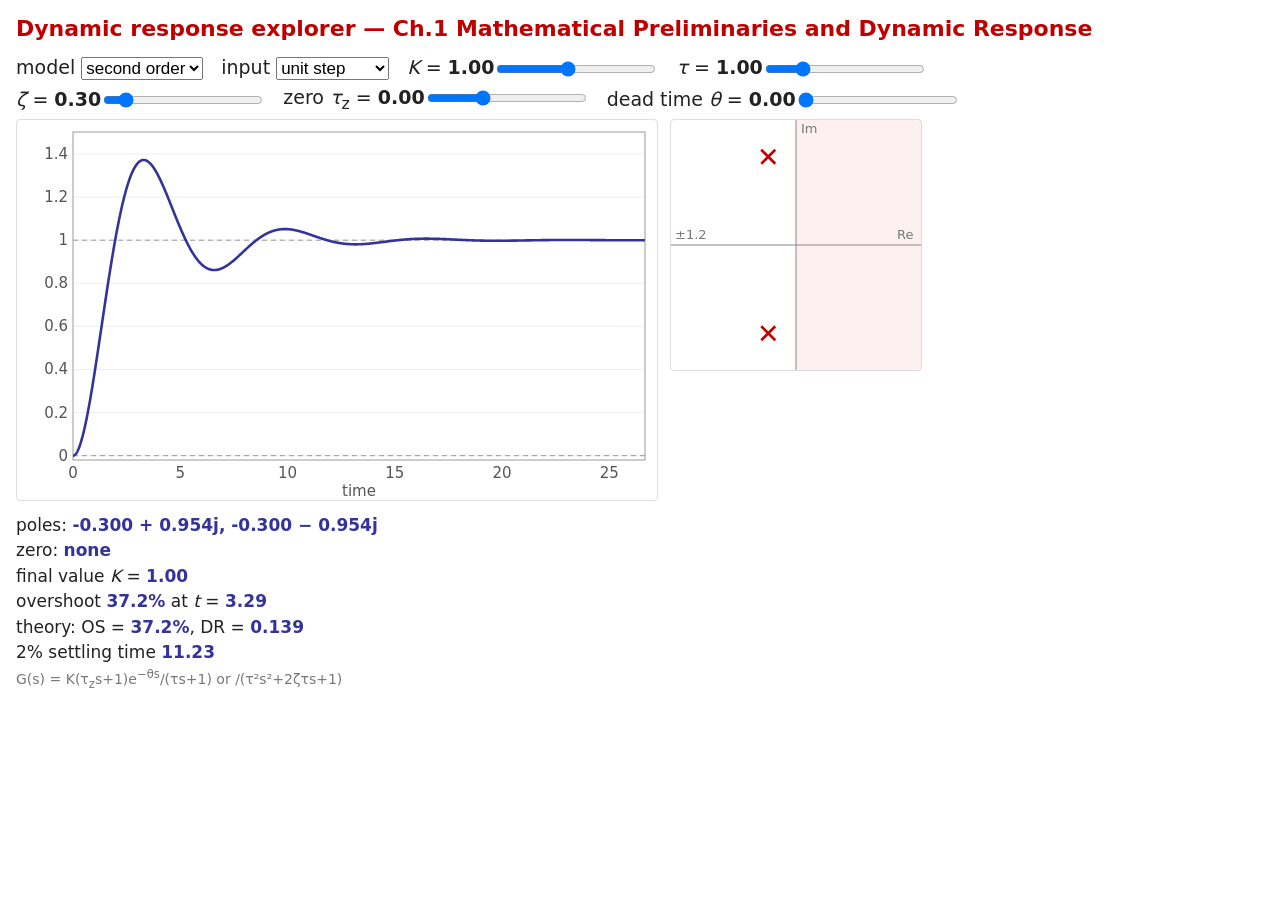
<file: ch1/interactive/response_explorer.html>
<!doctype html><html lang="en"><head><meta charset="utf-8"><meta name="viewport" content="width=device-width,initial-scale=1">
<title>Dynamic response explorer — Ch.1</title><style>body{background:#fff;margin:16px}h1{font:600 22px system-ui;color:#C00000}</style></head>
<body><h1>Dynamic response explorer — Ch.1 Mathematical Preliminaries and Dynamic Response</h1>
<div id="prw" class="prw">
  <div class="prw-ctrl">
    <label>model <select id="prw-m"><option value="1">first order</option><option value="2" selected>second order</option></select></label>
    <label>input <select id="prw-u"><option value="step" selected>unit step</option><option value="imp">unit impulse</option></select></label>
    <label><i>K</i> = <b id="prw-kv"></b><input id="prw-k" type="range" min="0.2" max="2" step="0.05" value="1"></label>
    <label><i>τ</i> = <b id="prw-tv"></b><input id="prw-t" type="range" min="0.2" max="4" step="0.05" value="1"></label>
  </div>
  <div class="prw-ctrl">
    <label><i>ζ</i> = <b id="prw-zv"></b><input id="prw-z" type="range" min="0" max="3" step="0.01" value="0.3"></label>
    <label>zero <i>τ</i><sub>z</sub> = <b id="prw-zzv"></b><input id="prw-zz" type="range" min="-3" max="6" step="0.05" value="0"></label>
    <label>dead time <i>θ</i> = <b id="prw-dv"></b><input id="prw-d" type="range" min="0" max="5" step="0.05" value="0"></label>
  </div>
  <div class="prw-body">
    <canvas id="prw-cv" width="640" height="380"></canvas>
    <canvas id="prw-pz" width="250" height="250"></canvas>
    <div id="prw-info" class="prw-info"></div>
  </div>
</div>
<style>
.prw{font-family:system-ui,-apple-system,"Segoe UI",sans-serif;font-size:19px;color:#222}
.prw-ctrl{display:flex;flex-wrap:wrap;gap:18px;align-items:center;margin-bottom:6px}
.prw-ctrl input[type=range]{width:160px;vertical-align:middle}
.prw select{font-size:17px}
.prw-body{display:flex;gap:12px;align-items:flex-start;flex-wrap:wrap}
.prw canvas{border:1px solid #ddd;border-radius:4px;max-width:100%;height:auto;background:#fff}
.prw-info{font-size:17px;line-height:1.5;min-width:220px}
.prw-info b{color:#333399}
.prw-info .bad{color:#C00000;font-weight:700}
</style>
<script>
(function(){
const $=id=>document.getElementById(id);
const cv=$('prw-cv'),g=cv.getContext('2d'),pz=$('prw-pz'),h=pz.getContext('2d');
function sim(m,K,tau,z,tz,imp,T){
  // z-state: m=1: tau z' + z = u ; m=2: tau^2 z'' + 2 zeta tau z' + z = u ; y = K (z + tz z')
  const n=4000,dt=T/n,y=new Float64Array(n+1);
  let x1=0,x2=0;
  if(imp){ if(m===1){x1=1/tau;} else {x2=1/(tau*tau);} }   // impulse = initial condition
  const u=imp?0:1;
  const f=(a,b)=>m===1?[(u-a)/tau,0]:[b,(u-a-2*z*tau*b)/(tau*tau)];
  for(let k=0;k<=n;k++){
    const d=f(x1,x2); y[k]=K*(x1+tz*(m===1?d[0]:x2));
    const k1=f(x1,x2),k2=f(x1+dt/2*k1[0],x2+dt/2*k1[1]),k3=f(x1+dt/2*k2[0],x2+dt/2*k2[1]),k4=f(x1+dt*k3[0],x2+dt*k3[1]);
    x1+=dt/6*(k1[0]+2*k2[0]+2*k3[0]+k4[0]); x2+=dt/6*(k1[1]+2*k2[1]+2*k3[1]+k4[1]);
  }
  return{y,dt};
}
function draw(){
  const m=+$('prw-m').value,imp=$('prw-u').value==='imp',K=+$('prw-k').value,tau=+$('prw-t').value,
        z=+$('prw-z').value,tz=+$('prw-zz').value,th=+$('prw-d').value;
  $('prw-kv').textContent=K.toFixed(2);$('prw-tv').textContent=tau.toFixed(2);$('prw-zv').textContent=m===2?z.toFixed(2):'—';
  $('prw-zzv').textContent=tz.toFixed(2);$('prw-dv').textContent=th.toFixed(2);$('prw-z').disabled=m!==2;
  const slow=m===1?tau:(z>=1?tau*(z+Math.sqrt(z*z-1)):(z>0?tau/z:40*tau));
  const T=Math.min(Math.max(8*slow,6*tau)+th,60);
  const {y,dt}=sim(m,K,tau,z,tz,imp,T);
  const n=y.length; let lo=0,hi=0; for(let k=0;k<n;k++){lo=Math.min(lo,y[k]);hi=Math.max(hi,y[k]);}
  if(!imp)hi=Math.max(hi,K); hi=hi*1.08+0.02; lo=Math.min(lo*1.08,0)-0.02;
  const W=cv.width,H=cv.height,x0=56,x1=W-12,y0=12,y1=H-40;
  g.clearRect(0,0,W,H);
  const X=t=>x0+t/T*(x1-x0),Y=v=>y1-(v-lo)/(hi-lo)*(y1-y0);
  g.font='15px system-ui';g.fillStyle='#555';g.strokeStyle='#999';g.strokeRect(x0,y0,x1-x0,y1-y0);
  const st=[0.1,0.2,0.25,0.5,1,2,5].find(v=>(hi-lo)/v<=8);g.textAlign='right';
  for(let v=Math.ceil(lo/st)*st;v<=hi;v+=st){g.strokeStyle='#eee';g.beginPath();g.moveTo(x0+1,Y(v));g.lineTo(x1-1,Y(v));g.stroke();g.fillText(+v.toFixed(2),x0-5,Y(v)+5);}
  const ts=[1,2,5,10].find(v=>T/v<=8);g.textAlign='center';for(let t=0;t<=T+1e-9;t+=ts)g.fillText(t,X(t),y1+18);
  g.fillText('time',(x0+x1)/2,H-4);
  g.setLineDash([5,4]);g.strokeStyle='#999';g.beginPath();g.moveTo(x0,Y(0));g.lineTo(x1,Y(0));g.stroke();
  if(!imp){g.beginPath();g.moveTo(x0,Y(K));g.lineTo(x1,Y(K));g.stroke();}
  g.setLineDash([]);
  g.save();g.beginPath();g.rect(x0,y0,x1-x0,y1-y0);g.clip();g.strokeStyle='#333399';g.lineWidth=2.6;g.beginPath();
  g.moveTo(X(0),Y(0));g.lineTo(X(th),Y(0));
  for(let k=0;k<n;k+=2){const t=k*dt+th;if(t>T)break;g.lineTo(X(t),Y(y[k]));}g.stroke();g.restore();
  // poles and zeros
  let poles=[];if(m===1)poles=[[-1/tau,0]];else if(z>=1){const r=Math.sqrt(z*z-1);poles=[[(-z+r)/tau,0],[(-z-r)/tau,0]];}
  else{const r=Math.sqrt(1-z*z)/tau;poles=[[-z/tau,r],[-z/tau,-r]];}
  const zero=tz!==0?-1/tz:null;
  const S=pz.width,c=S/2;let R=1.2;poles.forEach(p=>R=Math.max(R,Math.abs(p[0])*1.15,Math.abs(p[1])*1.15));
  if(zero!==null&&Math.abs(zero)<8)R=Math.max(R,Math.abs(zero)*1.15);
  const P=v=>c+v/R*(c-14);
  h.clearRect(0,0,S,S);h.fillStyle='rgba(192,0,0,0.06)';h.fillRect(c,0,S-c,S);
  h.strokeStyle='#888';h.lineWidth=1;h.beginPath();h.moveTo(0,c);h.lineTo(S,c);h.moveTo(c,0);h.lineTo(c,S);h.stroke();
  h.font='13px system-ui';h.fillStyle='#777';h.textAlign='left';h.fillText('Re',S-24,c-6);h.fillText('Im',c+5,13);
  h.fillText('±'+(+R.toFixed(2)),4,c-6);
  h.strokeStyle='#C00000';h.lineWidth=2.6;poles.forEach(p=>{const u=P(p[0]),v=S-P(p[1]);h.beginPath();h.moveTo(u-7,v-7);h.lineTo(u+7,v+7);h.moveTo(u+7,v-7);h.lineTo(u-7,v+7);h.stroke();});
  if(zero!==null&&Math.abs(zero)<R){h.strokeStyle='#2E7D32';h.beginPath();h.arc(P(zero),c,7,0,2*Math.PI);h.stroke();}
  // readouts
  const f=v=>(Math.abs(v)<1e-9?'0':v.toFixed(3));
  let s=`poles: <b>${poles.map(p=>p[1]?f(p[0])+(p[1]>0?' + ':' − ')+f(Math.abs(p[1]))+'j':f(p[0])).join(', ')}</b><br>`;
  s+=`zero: <b>${zero===null?'none':f(zero)}</b>`+(zero!==null&&zero>0?' <span class="bad">(RHP)</span>':'')+'<br>';
  if(!imp){
    let pk=-1e9,tp=0;for(let k=0;k<n;k++)if(y[k]>pk){pk=y[k];tp=k*dt;}
    let tsl=0;for(let k=n-1;k>=0;k--)if(Math.abs(y[k]-K)>0.02*K){tsl=(k+1)*dt;break;}
    let mn=0;for(let k=0;k<n;k++)mn=Math.min(mn,y[k]);
    s+=`final value <i>K</i> = <b>${K.toFixed(2)}</b><br>`;
    if(pk>K*1.001)s+=`overshoot <b>${((pk-K)/K*100).toFixed(1)}%</b> at <i>t</i> = <b>${(tp+th).toFixed(2)}</b><br>`;
    if(mn<-1e-3)s+=`<span class="bad">inverse response</span>, min ${mn.toFixed(3)}<br>`;
    if(m===2&&z>0&&z<1&&tz===0)s+=`theory: OS = <b>${(100*Math.exp(-Math.PI*z/Math.sqrt(1-z*z))).toFixed(1)}%</b>, DR = <b>${Math.exp(-2*Math.PI*z/Math.sqrt(1-z*z)).toFixed(3)}</b><br>`;
    s+=(m===2&&z===0)?'<span class="bad">undamped: never settles</span><br>':`2% settling time <b>${(tsl+th).toFixed(2)}</b><br>`;
  }else s+=`impulse response decays to 0`+(m===2&&z===0?' <span class="bad">— not for ζ = 0</span>':'')+'<br>';
  $('prw-info').innerHTML=s+'<span style="color:#777;font-size:14px">G(s) = K(τ<sub>z</sub>s+1)e<sup>−θs</sup>/(τs+1) or /(τ²s²+2ζτs+1)</span>';
}
['prw-m','prw-u','prw-k','prw-t','prw-z','prw-zz','prw-d'].forEach(id=>$(id).addEventListener('input',draw));
draw();
})();
</script>
</body></html>
</file>
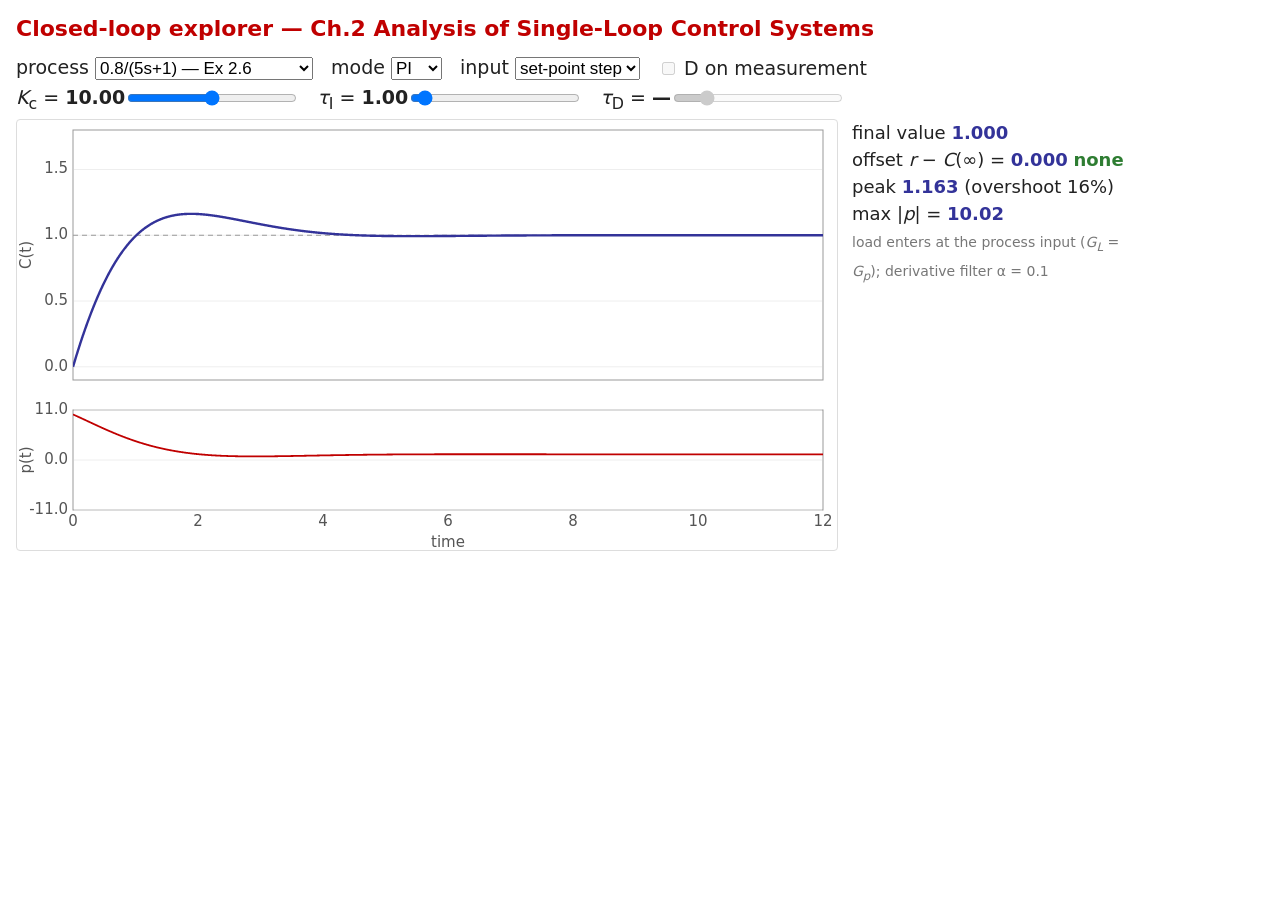
<file: ch2/interactive/loop_explorer.html>
<!doctype html><html lang="en"><head><meta charset="utf-8"><meta name="viewport" content="width=device-width,initial-scale=1">
<title>Closed-loop explorer — Ch.2</title><style>body{background:#fff;margin:16px}h1{font:600 22px system-ui;color:#C00000}</style></head>
<body><h1>Closed-loop explorer — Ch.2 Analysis of Single-Loop Control Systems</h1>
<div id="clw" class="clw">
  <div class="clw-ctrl">
    <label>process <select id="clw-p">
      <option value="0" selected>0.8/(5s+1)  — Ex 2.6</option>
      <option value="1">1/[(2s+1)(4s+1)]  — Ex 2.2</option>
      <option value="2">1/s  — Ex 2.5</option>
      <option value="3">1/(s+1)³</option></select></label>
    <label>mode <select id="clw-m"><option>P</option><option selected>PI</option><option>PD</option><option>PID</option></select></label>
    <label>input <select id="clw-i"><option value="sp" selected>set-point step</option><option value="ld">load step</option></select></label>
    <label><input type="checkbox" id="clw-dm"> D on measurement</label>
  </div>
  <div class="clw-ctrl">
    <label><i>K</i><sub>c</sub> = <b id="clw-kv"></b><input id="clw-k" type="range" min="0" max="20" step="0.05" value="10"></label>
    <label><i>τ</i><sub>I</sub> = <b id="clw-iv"></b><input id="clw-ti" type="range" min="0.1" max="20" step="0.05" value="1"></label>
    <label><i>τ</i><sub>D</sub> = <b id="clw-dv"></b><input id="clw-td" type="range" min="0" max="3" step="0.01" value="0.5"></label>
  </div>
  <div class="clw-body">
    <canvas id="clw-cv" width="820" height="430"></canvas>
    <div id="clw-info" class="clw-info"></div>
  </div>
</div>
<style>
.clw{font-family:system-ui,-apple-system,"Segoe UI",sans-serif;font-size:19px;color:#222}
.clw-ctrl{display:flex;flex-wrap:wrap;gap:18px;align-items:center;margin-bottom:6px}
.clw-ctrl input[type=range]{width:170px;vertical-align:middle}
.clw select{font-size:17px}
.clw-body{display:flex;gap:14px;align-items:flex-start;flex-wrap:wrap}
.clw canvas{border:1px solid #ddd;border-radius:4px;max-width:100%;height:auto;background:#fff}
.clw-info{font-size:18px;line-height:1.5;min-width:250px;max-width:300px}
.clw-info b{color:#333399}
.clw-info .bad{color:#C00000;font-weight:700}
.clw-info .ok{color:#2E7D32;font-weight:700}
</style>
<script>
(function(){
const $=id=>document.getElementById(id);
// plants: gain, first-order lags, integrator, horizon
const P=[{K:0.8,lags:[5],int:false,T:12},{K:1,lags:[2,4],int:false,T:40},{K:1,lags:[],int:true,T:20},{K:1,lags:[1,1,1],int:false,T:30}];
function sim(pl,Kc,tI,tD,useI,useD,load,dmeas){
  const n=6000,dt=pl.T/n,a=0.1,x=pl.lags.map(()=>0);let xi=0,I=0,df=0,prev=0;
  const y=new Float64Array(n+1),u=new Float64Array(n+1);
  for(let k=0;k<=n;k++){
    const yk=pl.int?(pl.lags.length?x[x.length-1]:xi):x[x.length-1];
    const r=load?0:1,e=r-yk;
    if(useI)I+=e*dt;
    let D=0;if(useD&&tD>0){const sig=dmeas?-yk:e;df+=dt*(tD*(sig-prev)/dt-df)/(a*tD);prev=sig;D=df;}
    let uk=Kc*(e+(useI?I/tI:0)+D);uk=Math.max(-1e6,Math.min(1e6,uk));
    y[k]=yk;u[k]=uk;
    let w=pl.K*(uk+(load?1:0));
    if(pl.int){xi+=dt*w;w=xi;}
    for(let j=0;j<pl.lags.length;j++){x[j]+=dt*(w-x[j])/pl.lags[j];w=x[j];}
  }
  return{y,u,dt};
}
const cv=$('clw-cv'),g=cv.getContext('2d');
function axes(x0,x1,y0,y1,lo,hi,T,lab,ticks){
  g.strokeStyle='#999';g.lineWidth=1;g.strokeRect(x0,y0,x1-x0,y1-y0);
  g.font='15px system-ui';g.fillStyle='#555';g.textAlign='right';
  const Y=v=>y1-(v-lo)/(hi-lo)*(y1-y0);
  ticks.forEach(v=>{g.strokeStyle='#eee';g.beginPath();g.moveTo(x0+1,Y(v));g.lineTo(x1-1,Y(v));g.stroke();g.fillText(v.toFixed(1),x0-5,Y(v)+4);});
  g.save();g.translate(14,(y0+y1)/2);g.rotate(-Math.PI/2);g.textAlign='center';g.fillText(lab,0,0);g.restore();
  return Y;
}
function curve(arr,dt,X,Y,lo,hi,col,w,dash){
  g.save();g.beginPath();g.rect(X(0),Y(hi),X(1e9)-X(0),Y(lo)-Y(hi));g.clip();
  g.strokeStyle=col;g.lineWidth=w;g.setLineDash(dash||[]);g.beginPath();
  for(let k=0;k<arr.length;k+=3){const v=Math.max(lo-10,Math.min(hi+10,arr[k]));k?g.lineTo(X(k*dt),Y(v)):g.moveTo(X(k*dt),Y(v));}
  g.stroke();g.restore();
}
function draw(){
  const pl=P[+$('clw-p').value],m=$('clw-m').value,ld=$('clw-i').value==='ld',dm=$('clw-dm').checked;
  const Kc=+$('clw-k').value,tI=+$('clw-ti').value,tD=+$('clw-td').value,useI=m.includes('I'),useD=m.includes('D');
  $('clw-kv').textContent=Kc.toFixed(2);$('clw-iv').textContent=useI?tI.toFixed(2):'—';$('clw-dv').textContent=useD?tD.toFixed(2):'—';
  $('clw-ti').disabled=!useI;$('clw-td').disabled=!useD;$('clw-dm').disabled=!useD;
  const {y,u,dt}=sim(pl,Kc,tI,tD,useI,useD,ld,dm);
  const W=cv.width,H=cv.height,x0=56,x1=W-14;g.clearRect(0,0,W,H);
  const X=t=>x0+Math.min(t,pl.T)/pl.T*(x1-x0);
  const lo=ld?-0.6:-0.1,hi=ld?(pl.int?2:1.2):1.8;
  const Y=axes(x0,x1,10,260,lo,hi,pl.T,'C(t)',ld?[-0.5,0,0.5,1,1.5,2].filter(v=>v<=hi):[0,0.5,1,1.5]);
  g.setLineDash([5,4]);g.strokeStyle='#999';g.beginPath();g.moveTo(x0,Y(ld?0:1));g.lineTo(x1,Y(ld?0:1));g.stroke();g.setLineDash([]);
  curve(y,dt,X,Y,lo,hi,'#333399',2.4);
  let umax=0;for(let k=0;k<u.length;k++)umax=Math.max(umax,Math.abs(u[k]));
  const ur=Math.min(Math.max(2,Math.ceil(umax)),30),Yu=axes(x0,x1,290,390,-ur,ur,pl.T,'p(t)',[-ur,0,ur]);
  curve(u,dt,X,Yu,-ur,ur,'#C00000',1.8);
  g.fillStyle='#555';g.textAlign='center';g.font='15px system-ui';
  const st=[1,2,5,10].find(v=>pl.T/v<=8);for(let t=0;t<=pl.T+1e-9;t+=st)g.fillText(t,X(t),406);
  g.fillText('time',(x0+x1)/2,H-3);
  // diagnostics
  const n=y.length,yf=y[n-1],ref=ld?0:1;let tail=0,M=0;for(let k=Math.floor(n*0.85);k<n;k++)tail=Math.max(tail,Math.abs(y[k]-yf));
  for(let k=0;k<n;k++)M=Math.max(M,Math.abs(y[k]));
  let pk=-1e9;for(let k=0;k<n;k++)pk=Math.max(pk,y[k]);
  let s='';
  if(!isFinite(M)||M>50||tail>0.05*Math.max(1,Math.abs(yf))&&M>3) s+='<span class="bad">unstable / not settled</span><br>';
  else{
    s+=`final value <b>${yf.toFixed(3)}</b><br>offset <i>r</i> − <i>C</i>(∞) = <b>${(ref-yf).toFixed(3)}</b> `+(Math.abs(ref-yf)<0.01?'<span class="ok">none</span>':'')+'<br>';
    if(!ld){s+=`peak <b>${pk.toFixed(3)}</b>`+(pk>1.001?` (overshoot ${((pk-yf)/yf*100).toFixed(0)}%)`:'')+'<br>';}
    else s+=`peak deviation <b>${pk.toFixed(3)}</b><br>`;
    if(tail>0.01)s+='<span class="bad">still oscillating at the end</span><br>';
  }
  s+=`max |<i>p</i>| = <b>${umax.toFixed(2)}</b><br><span style="color:#777;font-size:14px">load enters at the process input (<i>G<sub>L</sub></i> = <i>G<sub>p</sub></i>); derivative filter α = 0.1</span>`;
  $('clw-info').innerHTML=s;
}
['clw-p','clw-m','clw-i','clw-dm','clw-k','clw-ti','clw-td'].forEach(id=>$(id).addEventListener('input',draw));
draw();
})();
</script>
</body></html>
</file>
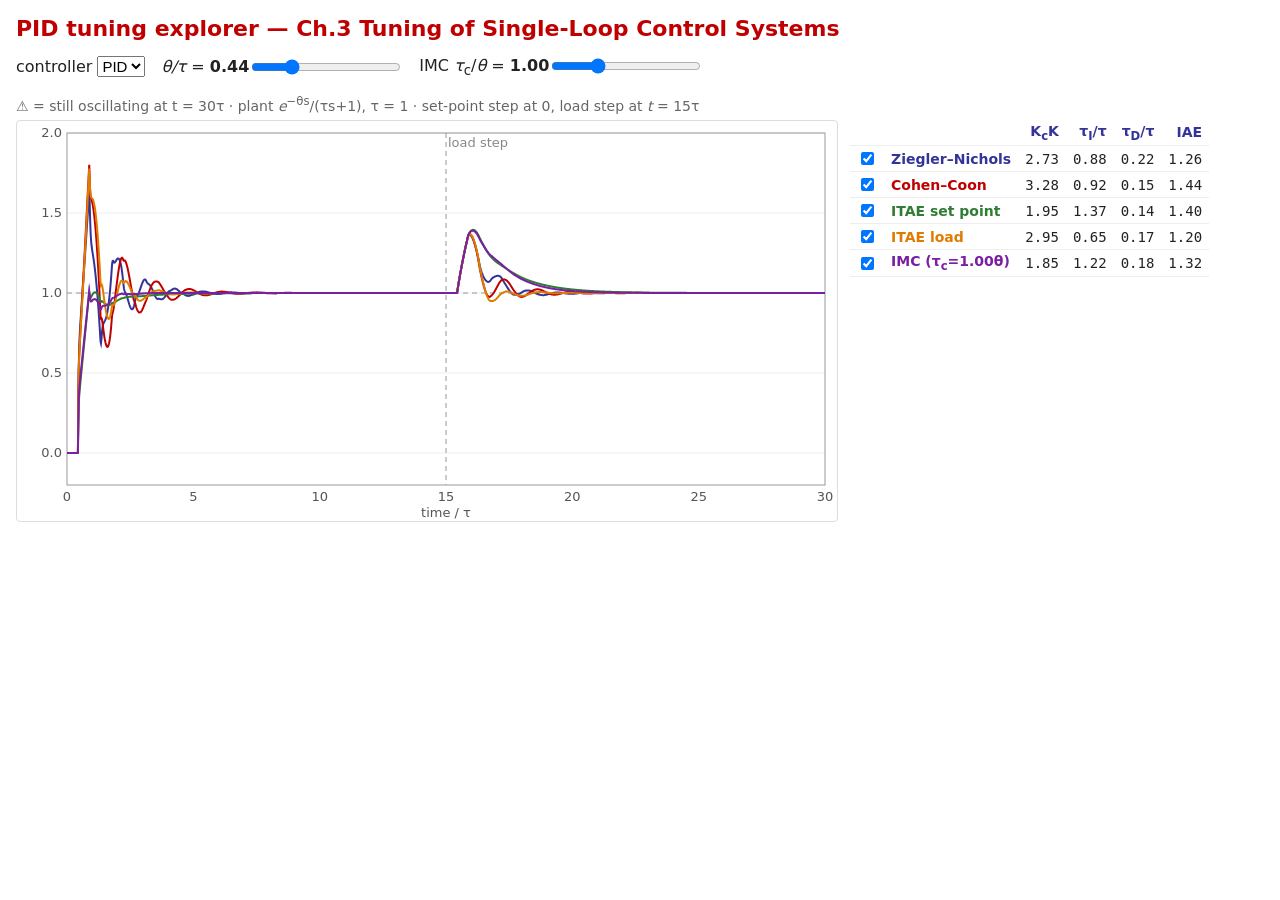
<file: ch3/interactive/tuning_explorer.html>
<!doctype html><html lang="en"><head><meta charset="utf-8"><meta name="viewport" content="width=device-width,initial-scale=1">
<title>PID tuning explorer — Ch.3</title><style>body{background:#fff;margin:16px}h1{font:600 22px system-ui;color:#C00000}</style></head>
<body><h1>PID tuning explorer — Ch.3 Tuning of Single-Loop Control Systems</h1>
<div id="tnw" class="tnw">
  <div class="tnw-ctrl">
    <label>controller <select id="tnw-c"><option>PI</option><option selected>PID</option></select></label>
    <label><i>θ/τ</i> = <b id="tnw-rv"></b><input id="tnw-r" type="range" min="0.1" max="1.5" step="0.01" value="0.44"></label>
    <label>IMC <i>τ</i><sub>c</sub>/<i>θ</i> = <b id="tnw-cv"></b><input id="tnw-tc" type="range" min="0.2" max="3" step="0.05" value="1"></label>
    <span class="tnw-note">⚠ = still oscillating at t = 30τ · plant <i>e</i><sup>−θs</sup>/(τs+1), τ = 1 · set-point step at 0, load step at <i>t</i> = 15τ</span>
  </div>
  <div class="tnw-body">
    <canvas id="tnw-cv-plot" width="820" height="400"></canvas>
    <table id="tnw-tab"></table>
  </div>
</div>
<style>
.tnw{font-family:system-ui,-apple-system,"Segoe UI",sans-serif;font-size:16px;color:#222}
.tnw-ctrl{display:flex;flex-wrap:wrap;gap:16px;align-items:center;margin-bottom:6px}
.tnw-ctrl input{width:150px;vertical-align:middle}
.tnw select{font-size:15px}
.tnw-note{color:#666;font-size:14px}
.tnw-body{display:flex;gap:12px;align-items:flex-start;flex-wrap:wrap}
.tnw canvas{border:1px solid #ddd;border-radius:4px;max-width:100%;height:auto;background:#fff}
.tnw table{border-collapse:collapse;font-size:14px;font-family:ui-monospace,Menlo,monospace}
.tnw td,.tnw th{padding:3px 7px;text-align:right;border-bottom:1px solid #eee}
.tnw th{color:#333399;font-family:system-ui,sans-serif}
.tnw td.n{text-align:left;font-family:system-ui,sans-serif;font-weight:600}
.tnw input[type=checkbox]{vertical-align:middle}
</style>
<script>
(function(){
const $=id=>document.getElementById(id);
const COL=['#333399','#C00000','#2E7D32','#E07B00','#7b1fa2'];
const ITAE={'sp,PI':[0.586,0.916,1.03,0.165,0,0],'sp,PID':[0.965,0.855,0.796,0.147,0.308,0.929],
            'ld,PI':[0.859,0.977,0.674,0.680,0,0],'ld,PID':[1.357,0.947,0.842,0.738,0.381,0.995]};
function itae(m,c,t,th){const[a1,b1,a2,b2,a3,b3]=ITAE[m+','+c],q=th/t;
  return[a1*Math.pow(1/q,b1),m==='ld'?t/a2*Math.pow(q,b2):t/(a2-b2*q),a3?a3*t*Math.pow(q,b3):0];}
const RULES=[
 ['Ziegler–Nichols',(c,t,th)=>c==='PI'?[0.9*t/th,3.3*th,0]:[1.2*t/th,2*th,0.5*th]],
 ['Cohen–Coon',(c,t,th)=>{const r=t/th,q=th/t;return c==='PI'?[0.9*r+1/12,th*(30+3*q)/(9+20*q),0]:[4/3*r+0.25,th*(32+6*q)/(13+8*q),th*4/(11+2*q)];}],
 ['ITAE set point',(c,t,th)=>itae('sp',c,t,th)],
 ['ITAE load',(c,t,th)=>itae('ld',c,t,th)],
 ['IMC',(c,t,th,tc)=>c==='PI'?[t/(tc+th),t,0]:[(2*t/th+1)/(2*tc/th+1),t+th/2,t/(2*t/th+1)]]];
const show=RULES.map(()=>true);
function sim(Kc,tI,tD,th){ // plant e^{-th s}/(s+1), ideal PID with filtered D (alpha=0.1), load step at process input
  const dt=0.004,T=30,n=Math.round(T/dt),nd=Math.max(0,Math.round(th/dt)),buf=new Array(nd).fill(0);
  let x=0,I=0,df=0,eprev=0;const y=new Float32Array(n+1),a=0.1;
  for(let k=0;k<=n;k++){const t=k*dt,e=1-x;I+=e*dt;
    let D=0;if(tD>0){const tf=a*tD;df+=dt*((tD*(e-eprev)/dt)-df)/tf; /* filtered derivative */ D=df;} eprev=e;
    let u=Kc*(e+I/tI+D);u=Math.max(-1e4,Math.min(1e4,u));
    const ul=u+(t>=15?1:0);buf.push(ul);const ud=nd?buf.shift():ul;
    x+=dt*(-x+ud);y[k]=x;}
  return y;
}
function status(y){let m=0,M=0;for(let k=0;k<y.length;k++)M=Math.max(M,Math.abs(y[k]));for(let k=y.length-1500;k<y.length;k++)m=Math.max(m,Math.abs(y[k]-1));
  return(!isFinite(M)||M>20)?'unstable':(m>0.05?'slow':'ok');}
const cv=$('tnw-cv-plot'),g=cv.getContext('2d');
function draw(){
  const c=$('tnw-c').value,th=+$('tnw-r').value,tcf=+$('tnw-tc').value,tc=tcf*th;
  $('tnw-rv').textContent=th.toFixed(2);$('tnw-cv').textContent=tcf.toFixed(2);
  const W=cv.width,H=cv.height,x0=50,x1=W-12,y0=12,y1=H-36,lo=-0.2,hi=2;
  g.clearRect(0,0,W,H);const X=t=>x0+t/30*(x1-x0),Y=v=>y1-(v-lo)/(hi-lo)*(y1-y0);
  g.font='13px system-ui';g.fillStyle='#555';g.textAlign='right';
  for(let v=0;v<=2.001;v+=0.5){g.strokeStyle='#eee';g.beginPath();g.moveTo(x0,Y(v));g.lineTo(x1,Y(v));g.stroke();g.fillText(v.toFixed(1),x0-5,Y(v)+4);}
  g.textAlign='center';for(let t=0;t<=30;t+=5)g.fillText(t,X(t),y1+16);g.fillText('time / τ',(x0+x1)/2,H-4);
  g.strokeStyle='#999';g.strokeRect(x0,y0,x1-x0,y1-y0);
  g.setLineDash([5,4]);g.strokeStyle='#999';g.beginPath();g.moveTo(x0,Y(1));g.lineTo(x1,Y(1));g.moveTo(X(15),y0);g.lineTo(X(15),y1);g.stroke();g.setLineDash([]);
  g.fillStyle='#888';g.fillText('load step',X(15)+32,y0+14);
  let rows='<tr><th></th><th></th><th>K<sub>c</sub>K</th><th>τ<sub>I</sub>/τ</th><th>τ<sub>D</sub>/τ</th><th>IAE</th></tr>';
  RULES.forEach(([nm,f],i)=>{
    const [Kc,tI,tD]=f(c,1,th,tc),y=sim(Kc,tI,c==='PI'?0:tD,th),st=status(y);
    let iae=0;for(let k=0;k<y.length;k++)iae+=Math.abs(1-y[k])*0.004;
    if(show[i]){g.save();g.beginPath();g.rect(x0,y0,x1-x0,y1-y0);g.clip();g.strokeStyle=COL[i];g.lineWidth=2;g.beginPath();
      for(let k=0;k<y.length;k+=4){const px=X(k*0.004),py=Y(Math.max(lo-1,Math.min(hi+1,y[k])));k?g.lineTo(px,py):g.moveTo(px,py);}g.stroke();g.restore();}
    rows+=`<tr><td><input type="checkbox" data-i="${i}" ${show[i]?'checked':''}></td><td class="n" style="color:${COL[i]}">${nm}${nm==='IMC'?' (τ<sub>c</sub>='+tcf.toFixed(2)+'θ)':''}</td>`+
      `<td>${Kc.toFixed(2)}</td><td>${tI.toFixed(2)}</td><td>${c==='PI'?'—':tD.toFixed(2)}</td><td style="color:${st==='ok'?'#222':'#C00000'}">${st==='unstable'?'unstable':iae.toFixed(2)+(st==='slow'?' ⚠':'')}</td></tr>`;});
  $('tnw-tab').innerHTML=rows;
  $('tnw-tab').querySelectorAll('input').forEach(b=>b.addEventListener('change',e=>{show[+e.target.dataset.i]=e.target.checked;draw();}));
}
['tnw-c','tnw-r','tnw-tc'].forEach(id=>$(id).addEventListener('input',draw));
draw();
})();
</script>
</body></html>
</file>
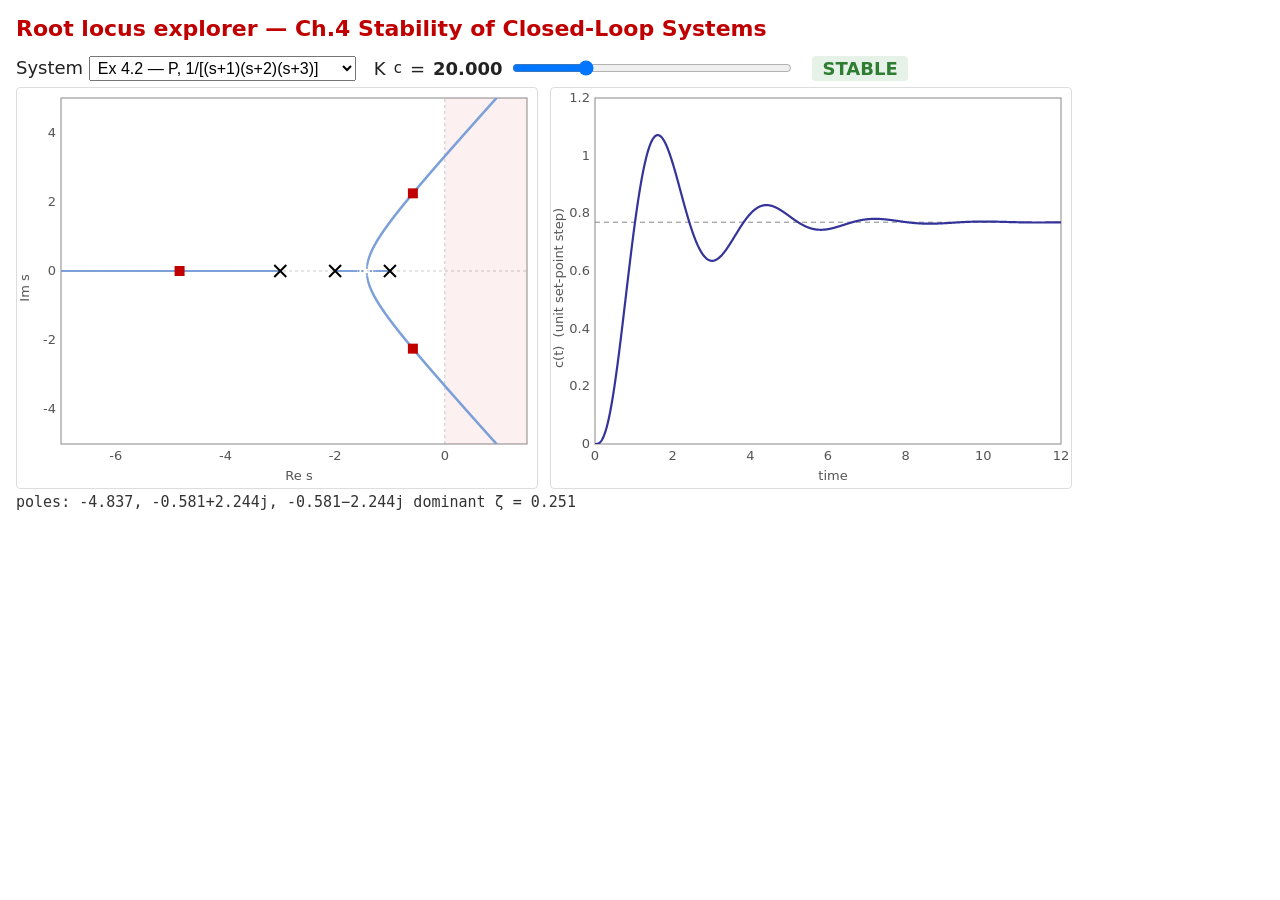
<file: ch4/interactive/rlocus_explorer.html>
<!doctype html><html lang="en"><head><meta charset="utf-8"><meta name="viewport" content="width=device-width,initial-scale=1">
<title>Root Locus Explorer</title><style>body{background:#fff;margin:16px}h1{font:600 22px system-ui;color:#C00000}</style></head>
<body><h1>Root locus explorer — Ch.4 Stability of Closed-Loop Systems</h1>
<div id="rlw" class="rlw">
  <div class="rlw-ctrl">
    <label>System
      <select id="rlw-sys">
        <option value="ex42">Ex 4.2 — P, 1/[(s+1)(s+2)(s+3)]</option>
        <option value="ex43">Ex 4.3 — PI, τ<sub>I</sub>=0.2, 1/(s+1)²</option>
        <option value="ex48">Ex 4.8 — PI, τ<sub>I</sub>=2/3, 0.5/(2s+1)</option>
        <option value="rhpz">RHP zero — (−s+1)/[(s+1)(2s+1)]</option>
      </select>
    </label>
    <label class="rlw-k">K<sub>c</sub> = <b id="rlw-kval">1.00</b>
      <input id="rlw-k" type="range" min="0" max="1000" value="100">
    </label>
    <span id="rlw-status" class="rlw-status"></span>
  </div>
  <div class="rlw-plots">
    <canvas id="rlw-s" width="520" height="400"></canvas>
    <canvas id="rlw-t" width="520" height="400"></canvas>
  </div>
  <div id="rlw-poles" class="rlw-poles"></div>
</div>
<style>
.rlw{font-family:system-ui,-apple-system,"Segoe UI",sans-serif;font-size:18px;color:#222}
.rlw-ctrl{display:flex;flex-wrap:wrap;gap:18px;align-items:center;margin-bottom:6px}
.rlw select{font-size:16px;padding:2px 4px}
.rlw-k{display:flex;align-items:center;gap:8px}
.rlw-k input{width:280px}
.rlw-status{font-weight:600;padding:2px 10px;border-radius:4px}
.rlw-status.ok{background:#e6f2e8;color:#2E7D32}.rlw-status.bad{background:#fbe9e9;color:#C00000}.rlw-status.mar{background:#fff4e0;color:#b36b00}
.rlw-plots{display:flex;gap:12px;flex-wrap:wrap}
.rlw canvas{border:1px solid #ddd;border-radius:4px;max-width:100%;height:auto;background:#fff}
.rlw-poles{font-family:ui-monospace,Menlo,monospace;font-size:15px;margin-top:4px;color:#333}
</style>
<script>
(function(){
const SYS={
  ex42:{num:[1],den:[1,6,11,6],kmax:80,kdef:20,tmax:12,box:[-7,1.5,-5,5]},
  ex43:{num:[0.2,1],den:[0.2,0.4,0.2,0],kmax:3,kdef:0.3,tmax:40,box:[-5.5,2,-4,4]},
  ex48:{num:[1/3,0.5],den:[4/3,2/3,0],kmax:15,kdef:0.555,tmax:20,box:[-3.6,0.4,-1.8,1.8]},
  rhpz:{num:[-1,1],den:[2,3,1],kmax:5,kdef:1,tmax:20,box:[-3,4,-2.5,2.5]}
};
const C=(r,i)=>({r,i});
const add=(a,b)=>C(a.r+b.r,a.i+b.i),sub=(a,b)=>C(a.r-b.r,a.i-b.i),
  mul=(a,b)=>C(a.r*b.r-a.i*b.i,a.r*b.i+a.i*b.r),
  div=(a,b)=>{const d=b.r*b.r+b.i*b.i;return C((a.r*b.r+a.i*b.i)/d,(a.i*b.r-a.r*b.i)/d)},
  cabs=a=>Math.hypot(a.r,a.i);
function padAdd(den,num,k){const n=den.length,m=num.length,o=den.slice();
  for(let j=0;j<m;j++)o[n-m+j]+=k*num[j];return o;}
function roots(p){ // Durand-Kerner
  while(p.length>1&&Math.abs(p[0])<1e-12)p=p.slice(1);
  const n=p.length-1;if(n<1)return[];
  const a=p.map(x=>x/p[0]);
  let z=[];for(let i=0;i<n;i++)z.push(mul(C(0.4,0.9),C(Math.cos(2*Math.PI*i/n)*(1+i*0.1),Math.sin(2*Math.PI*i/n))));
  const ev=x=>{let v=C(a[0],0);for(let i=1;i<=n;i++)v=add(mul(v,x),C(a[i],0));return v};
  for(let it=0;it<500;it++){let mx=0;
    for(let i=0;i<n;i++){let d=C(1,0);for(let j=0;j<n;j++)if(j!==i)d=mul(d,sub(z[i],z[j]));
      const dz=div(ev(z[i]),d);z[i]=sub(z[i],dz);mx=Math.max(mx,cabs(dz));}
    if(mx<1e-12)break;}
  return z.map(x=>C(x.r,Math.abs(x.i)<1e-7?0:x.i));
}
function locus(S){const pts=[];const N=900;
  for(let i=0;i<=N;i++){const k=S.kmax*40*Math.pow(i/N,3);roots(padAdd(S.den,S.num,k)).forEach(r=>pts.push(r));}
  return pts;}
function step(S,k){ // unity feedback servo: k*num/(den+k*num)
  let D=padAdd(S.den,S.num,k);while(Math.abs(D[0])<1e-12)D=D.slice(1);
  const n=D.length-1;let N=new Array(n+1).fill(0);
  for(let j=0;j<S.num.length;j++)N[n+1-S.num.length+j]=k*S.num[j];
  const a0=D[0];D=D.map(x=>x/a0);N=N.map(x=>x/a0);
  const d0=N[0];const b=[];for(let i=1;i<=n;i++)b.push(N[i]-d0*D[i]); // strictly proper part
  const f=x=>{const dx=new Array(n);for(let i=0;i<n-1;i++)dx[i]=x[i+1];
    let s=1;for(let i=0;i<n;i++)s-=D[n-i]*x[i];dx[n-1]=s;return dx;};
  const out=x=>{let y=d0;for(let i=0;i<n;i++)y+=b[n-1-i]*x[i];return y;};
  let x=new Array(n).fill(0);const T=S.tmax,M=2000,h=T/M,ts=[0],ys=[out(x)];
  for(let s=0;s<M;s++){const k1=f(x),k2=f(x.map((v,i)=>v+h/2*k1[i])),k3=f(x.map((v,i)=>v+h/2*k2[i])),k4=f(x.map((v,i)=>v+h*k3[i]));
    x=x.map((v,i)=>v+h/6*(k1[i]+2*k2[i]+2*k3[i]+k4[i]));ts.push((s+1)*h);ys.push(out(x));}
  return{ts,ys,final:N[n]/D[n]};
}
const $=id=>document.getElementById(id);
const cs=$('rlw-s'),ct=$('rlw-t'),gs=cs.getContext('2d'),gt=ct.getContext('2d');
let S,L;
function axes(g,W,H,box,xl,yl){const[x0,x1,y0,y1]=box,pad=44;
  const X=x=>pad+(x-x0)/(x1-x0)*(W-pad-10),Y=y=>H-pad+(y0-y)/(y1-y0)*(H-pad-10);
  g.clearRect(0,0,W,H);g.strokeStyle='#ccc';g.lineWidth=1;g.setLineDash([3,3]);
  if(x0<0&&x1>0){g.beginPath();g.moveTo(X(0),Y(y0));g.lineTo(X(0),Y(y1));g.stroke();}
  if(y0<0&&y1>0){g.beginPath();g.moveTo(X(x0),Y(0));g.lineTo(X(x1),Y(0));g.stroke();}
  g.setLineDash([]);g.strokeStyle='#888';g.strokeRect(pad,10,W-pad-10,H-pad-10);
  g.fillStyle='#555';g.font='13px system-ui';g.textAlign='center';
  const tick=(a,b)=>{const r=b-a,st=Math.pow(10,Math.floor(Math.log10(r/5)));const m=[1,2,5,10].find(q=>r/(q*st)<=7)*st;const o=[];for(let v=Math.ceil(a/m)*m;v<=b+1e-9;v+=m)o.push(+v.toFixed(6));return o;};
  tick(x0,x1).forEach(v=>g.fillText(v,X(v),H-pad+16));g.textAlign='right';
  tick(y0,y1).forEach(v=>g.fillText(v,pad-5,Y(v)+4));
  g.textAlign='center';g.fillText(xl,(W+pad)/2,H-8);
  g.save();g.translate(12,H/2);g.rotate(-Math.PI/2);g.fillText(yl,0,0);g.restore();
  return{X,Y};
}
function draw(){
  const k=S.kmax*(+$('rlw-k').value)/1000;$('rlw-kval').textContent=k.toFixed(3);
  // s-plane
  const W=cs.width,H=cs.height,{X,Y}=axes(gs,W,H,S.box,'Re s','Im s');
  gs.save();gs.beginPath();gs.rect(44,10,W-54,H-54);gs.clip();
  gs.fillStyle='rgba(192,0,0,0.06)';gs.fillRect(X(0),10,X(S.box[1])-X(0),H-54);
  gs.fillStyle='#7da0d8';L.forEach(p=>{gs.fillRect(X(p.r)-1,Y(p.i)-1,2,2);});
  gs.strokeStyle='#000';gs.lineWidth=2;roots(S.den).forEach(p=>{const x=X(p.r),y=Y(p.i);gs.beginPath();gs.moveTo(x-6,y-6);gs.lineTo(x+6,y+6);gs.moveTo(x+6,y-6);gs.lineTo(x-6,y+6);gs.stroke();});
  if(S.num.length>1)roots(S.num).forEach(p=>{gs.beginPath();gs.arc(X(p.r),Y(p.i),6,0,2*Math.PI);gs.fillStyle='#fff';gs.fill();gs.stroke();});
  const R=roots(padAdd(S.den,S.num,k));
  R.forEach(p=>{gs.fillStyle='#C00000';gs.fillRect(X(p.r)-5,Y(p.i)-5,10,10);});
  gs.restore();
  const mr=Math.max(...R.map(p=>p.r));
  const st=$('rlw-status');
  if(mr<-1e-4){st.textContent='STABLE';st.className='rlw-status ok';}
  else if(mr<1e-3){st.textContent='MARGINAL';st.className='rlw-status mar';}
  else{st.textContent='UNSTABLE';st.className='rlw-status bad';}
  const cx=R.filter(p=>p.i>0).sort((a,b)=>b.r-a.r)[0];
  $('rlw-poles').textContent='poles: '+R.map(p=>p.r.toFixed(3)+(p.i?((p.i>0?'+':'−')+Math.abs(p.i).toFixed(3)+'j'):'')).join(',  ')
    +(cx?`    dominant ζ = ${(-cx.r/Math.hypot(cx.r,cx.i)).toFixed(3)}`:'');
  // time response
  const {ts,ys,final}=step(S,k);
  let lo=Math.min(0,...ys),hi=Math.max(1.2,...ys);lo=Math.max(lo,-1.5);hi=Math.min(hi,2.5);
  const A=axes(gt,ct.width,ct.height,[0,S.tmax,lo,hi],'time','c(t)  (unit set-point step)');
  gt.strokeStyle='#888';gt.setLineDash([5,4]);gt.beginPath();gt.moveTo(A.X(0),A.Y(final));gt.lineTo(A.X(S.tmax),A.Y(final));gt.stroke();gt.setLineDash([]);
  gt.save();gt.beginPath();gt.rect(44,10,ct.width-54,ct.height-54);gt.clip();
  gt.strokeStyle=mr<-1e-4?'#333399':'#C00000';gt.lineWidth=2.2;gt.beginPath();
  ts.forEach((t,i)=>{const y=A.Y(ys[i]);i?gt.lineTo(A.X(t),y):gt.moveTo(A.X(t),y);});gt.stroke();gt.restore();
}
function load(){S=SYS[$('rlw-sys').value];L=locus(S);$('rlw-k').value=Math.round(1000*S.kdef/S.kmax);draw();}
$('rlw-sys').addEventListener('change',load);$('rlw-k').addEventListener('input',draw);
load();
})();
</script>
</body></html>
</file>
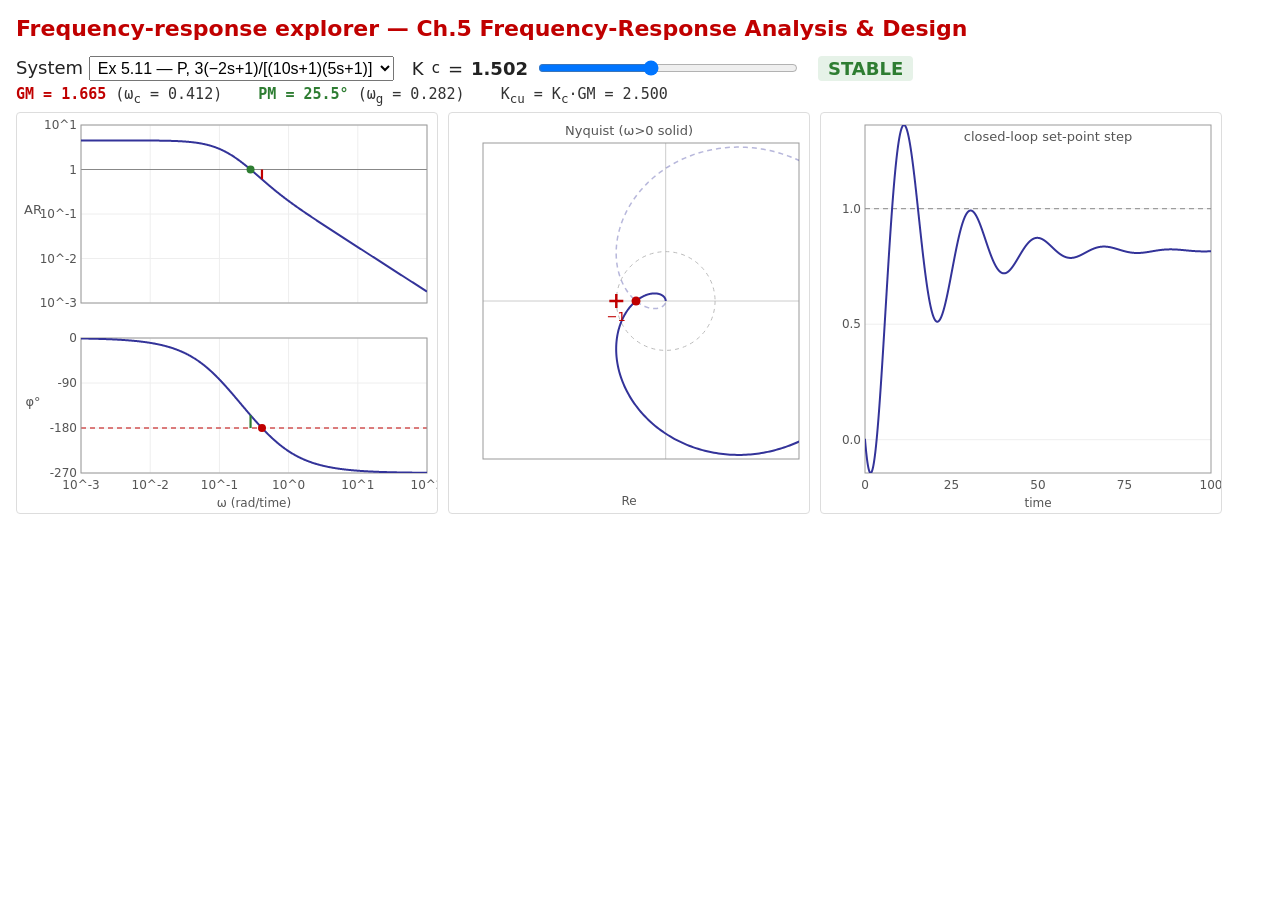
<file: ch5/interactive/freq_explorer.html>
<!doctype html><html lang="en"><head><meta charset="utf-8"><meta name="viewport" content="width=device-width,initial-scale=1">
<title>Frequency Response Explorer</title><style>body{background:#fff;margin:16px}h1{font:600 22px system-ui;color:#C00000}</style></head>
<body><h1>Frequency-response explorer — Ch.5 Frequency-Response Analysis &amp; Design</h1>
<div id="frw" class="frw">
  <div class="frw-ctrl">
    <label>System
      <select id="frw-sys">
        <option value="ex511">Ex 5.11 — P, 3(−2s+1)/[(10s+1)(5s+1)]</option>
        <option value="ex512">Ex 5.12 — PI (τ<sub>I</sub>=12.7), same plant</option>
        <option value="ex44">Ex 4.4 — P, 0.8e<sup>−2s</sup>/(5s+1)</option>
        <option value="ex42">Ex 4.2 — P, 1/[(s+1)(s+2)(s+3)]</option>
      </select>
    </label>
    <label class="frw-k">K<sub>c</sub> = <b id="frw-kval">1.00</b>
      <input id="frw-k" type="range" min="0" max="1000" value="300">
    </label>
    <span id="frw-status" class="frw-status"></span>
  </div>
  <div class="frw-read" id="frw-read"></div>
  <div class="frw-plots">
    <canvas id="frw-b" width="420" height="400"></canvas>
    <canvas id="frw-n" width="360" height="400"></canvas>
    <canvas id="frw-t" width="400" height="400"></canvas>
  </div>
</div>
<style>
.frw{font-family:system-ui,-apple-system,"Segoe UI",sans-serif;font-size:18px;color:#222}
.frw-ctrl{display:flex;flex-wrap:wrap;gap:18px;align-items:center;margin-bottom:4px}
.frw select{font-size:16px;padding:2px 4px}
.frw-k{display:flex;align-items:center;gap:8px}
.frw-k input{width:260px}
.frw-status{font-weight:600;padding:2px 10px;border-radius:4px}
.frw-status.ok{background:#e6f2e8;color:#2E7D32}.frw-status.bad{background:#fbe9e9;color:#C00000}.frw-status.mar{background:#fff4e0;color:#b36b00}
.frw-read{font-family:ui-monospace,Menlo,monospace;font-size:15px;margin:2px 0 6px;color:#333}
.frw-read b.g{color:#C00000}.frw-read b.p{color:#2E7D32}
.frw-plots{display:flex;gap:10px;flex-wrap:wrap}
.frw canvas{border:1px solid #ddd;border-radius:4px;max-width:100%;height:auto;background:#fff}
</style>
<script>
(function(){
const SYS={
  ex511:{num:[-6,3],den:[50,15,1],delay:0,tI:0,kmax:3.5,kdef:1.5,tmax:100},
  ex512:{num:[-6,3],den:[50,15,1],delay:0,tI:12.699,kmax:2.5,kdef:1.136,tmax:120},
  ex44:{num:[0.8],den:[5,1],delay:2,tI:0,kmax:8,kdef:2.87,tmax:60},
  ex42:{num:[1],den:[1,6,11,6],delay:0,tI:0,kmax:80,kdef:30,tmax:12}
};
const $=id=>document.getElementById(id);
const W=Array.from({length:900},(_,i)=>Math.pow(10,-3+5*i/899));
function polyC(p,w){let re=0,im=0;for(const c of p){const r=re*0-im*w,i=re*w+im*0;re=r+c;im=i;}return[re,im];}
function L(S,k,w){ // complex loop gain Kc*C(jw)*G(jw)*e^{-jw theta}
  const [nr,ni]=polyC(S.num,w),[dr,di]=polyC(S.den,w),d=dr*dr+di*di;
  let re=(nr*dr+ni*di)/d, im=(ni*dr-nr*di)/d;
  if(S.tI){const cr=1,ci=-1/(S.tI*w);const r=re*cr-im*ci,i=re*ci+im*cr;re=r;im=i;}
  if(S.delay){const c=Math.cos(-w*S.delay),s=Math.sin(-w*S.delay);const r=re*c-im*s,i=re*s+im*c;re=r;im=i;}
  return[k*re,k*im];
}
function resp(S,k){const m=[],p=[],z=[];let prev=null,off=0;
  for(const w of W){const [r,i]=L(S,k,w);let a=Math.atan2(i,r)*180/Math.PI;
    if(prev!==null){while(a+off-prev>180)off-=360;while(a+off-prev<-180)off+=360;}
    a+=off;prev=a;m.push(Math.hypot(r,i));p.push(a);z.push([r,i]);}
  // first phase crossover of -180 (from above)
  let wc=null,gm=Infinity,wg=null,pm=Infinity;
  for(let j=1;j<W.length;j++){if(p[j-1]>-180&&p[j]<=-180){const f=(-180-p[j-1])/(p[j]-p[j-1]);
      wc=W[j-1]*Math.pow(W[j]/W[j-1],f);const mm=m[j-1]*Math.pow(m[j]/m[j-1],f);gm=1/mm;break;}}
  for(let j=1;j<W.length;j++){if(m[j-1]>=1&&m[j]<1){const f=Math.log(m[j-1])/Math.log(m[j-1]/m[j]);
      wg=W[j-1]*Math.pow(W[j]/W[j-1],f);const ph=p[j-1]+f*(p[j]-p[j-1]);pm=180+ph;break;}}
  return{m,p,z,wc,gm,wg,pm};
}
function step(S,k){ // unity-feedback set-point step, plant in controllable canonical form, delay buffer
  const a0=S.den[0],den=S.den.map(x=>x/a0),num=S.num.map(x=>x/a0),n=den.length-1;
  const b=new Array(n).fill(0);for(let j=0;j<num.length;j++)b[num.length-1-j]=num[j]; // b[0]=const coeff
  const T=S.tmax,h=T/12000,nd=Math.round(S.delay/h);let x=new Array(n).fill(0),xi=0;
  const ubuf=new Array(nd+1).fill(0);const ts=[],ys=[],us=[];
  const f=(x,u)=>{const dx=new Array(n);for(let i=0;i<n-1;i++)dx[i]=x[i+1];let s=u;for(let i=0;i<n;i++)s-=den[n-i]*x[i];dx[n-1]=s;return dx;};
  for(let st=0;st<=12000;st++){
    let y=0;for(let i=0;i<n;i++)y+=b[i]*x[i];
    const e=1-y;const u=k*(e+(S.tI?xi/S.tI:0));
    ts.push(st*h);ys.push(y);us.push(u);
    ubuf.push(u);const ud=ubuf.shift();
    const k1=f(x,ud),k2=f(x.map((v,i)=>v+h/2*k1[i]),ud),k3=f(x.map((v,i)=>v+h/2*k2[i]),ud),k4=f(x.map((v,i)=>v+h*k3[i]),ud);
    x=x.map((v,i)=>v+h/6*(k1[i]+2*k2[i]+2*k3[i]+k4[i]));xi+=h*e;
    if(Math.abs(y)>1e3)break;}
  return{ts,ys,us};
}
function frame(g,x0,y0,w,h){g.strokeStyle='#999';g.lineWidth=1;g.strokeRect(x0,y0,w,h);}
function txt(g,s,x,y,al,col,font){g.fillStyle=col||'#555';g.font=font||'12px system-ui';g.textAlign=al||'center';g.fillText(s,x,y);}
function drawBode(R){
  const c=$('frw-b'),g=c.getContext('2d'),Wd=c.width,H=c.height;g.clearRect(0,0,Wd,H);
  const x0=64,x1=Wd-10,lw0=-3,lw1=2,X=w=>x0+(Math.log10(w)-lw0)/(lw1-lw0)*(x1-x0);
  // magnitude panel
  const my0=12,my1=190;let lm=R.m.map(v=>Math.log10(Math.max(v,1e-6)));
  let mmax=Math.ceil(Math.max(...lm,0.5)),mmin=Math.floor(Math.max(Math.min(...lm,-1),mmax-6));
  const Ym=v=>my1-(Math.log10(Math.max(v,1e-9))-mmin)/(mmax-mmin)*(my1-my0);
  const pp0=225,pp1=H-40;let pmin=Math.min(...R.p),pmx=Math.max(...R.p,0);
  pmin=Math.max(-720,Math.floor(Math.min(pmin,-200)/90)*90);pmx=Math.ceil(pmx/90)*90;
  const Yp=v=>pp1-(Math.max(v,pmin)-pmin)/(pmx-pmin)*(pp1-pp0);
  g.save();
  for(let e=lw0;e<=lw1;e++){g.strokeStyle='#eee';g.beginPath();g.moveTo(X(10**e),my0);g.lineTo(X(10**e),my1);g.moveTo(X(10**e),pp0);g.lineTo(X(10**e),pp1);g.stroke();txt(g,'10^'+e,X(10**e),pp1+16);}
  for(let e=mmin;e<=mmax;e++){g.strokeStyle='#eee';g.beginPath();g.moveTo(x0,Ym(10**e));g.lineTo(x1,Ym(10**e));g.stroke();txt(g,(e===0?'1':'10^'+e),x0-4,Ym(10**e)+4,'right');}
  for(let v=pmin;v<=pmx;v+=90){g.strokeStyle='#eee';g.beginPath();g.moveTo(x0,Yp(v));g.lineTo(x1,Yp(v));g.stroke();txt(g,v,x0-4,Yp(v)+4,'right');}
  g.strokeStyle='#888';g.beginPath();g.moveTo(x0,Ym(1));g.lineTo(x1,Ym(1));g.stroke();
  g.strokeStyle='#C00000';g.setLineDash([5,4]);g.beginPath();g.moveTo(x0,Yp(-180));g.lineTo(x1,Yp(-180));g.stroke();g.setLineDash([]);
  frame(g,x0,my0,x1-x0,my1-my0);frame(g,x0,pp0,x1-x0,pp1-pp0);
  g.beginPath();g.rect(x0,my0,x1-x0,my1-my0);g.rect(x0,pp0,x1-x0,pp1-pp0);g.clip();
  g.strokeStyle='#333399';g.lineWidth=2;g.beginPath();W.forEach((w,i)=>{i?g.lineTo(X(w),Ym(R.m[i])):g.moveTo(X(w),Ym(R.m[i]));});g.stroke();
  g.beginPath();W.forEach((w,i)=>{i?g.lineTo(X(w),Yp(R.p[i])):g.moveTo(X(w),Yp(R.p[i]));});g.stroke();
  if(R.wc){g.strokeStyle='#C00000';g.lineWidth=2.2;g.beginPath();g.moveTo(X(R.wc),Ym(1));g.lineTo(X(R.wc),Ym(1/R.gm));g.stroke();
    g.fillStyle='#C00000';g.beginPath();g.arc(X(R.wc),Yp(-180),4,0,7);g.fill();}
  if(R.wg){g.strokeStyle='#2E7D32';g.lineWidth=2.2;g.beginPath();g.moveTo(X(R.wg),Yp(-180));g.lineTo(X(R.wg),Yp(-180+R.pm));g.stroke();
    g.fillStyle='#2E7D32';g.beginPath();g.arc(X(R.wg),Ym(1),4,0,7);g.fill();}
  g.restore();
  txt(g,'AR',16,(my0+my1)/2,'center','#555','13px system-ui');txt(g,'φ°',16,(pp0+pp1)/2,'center','#555','13px system-ui');
  txt(g,'ω (rad/time)',(x0+x1)/2,H-6);
}
function drawNyq(R){
  const c=$('frw-n'),g=c.getContext('2d'),Wd=c.width,H=c.height;g.clearRect(0,0,Wd,H);
  // square window centered near -0.5 that always shows -1; far excursions are clipped
  let hs=1.6;R.z.forEach(v=>{if(Math.hypot(v[0],v[1])<4)hs=Math.max(hs,Math.abs(v[0]+0.5)*1.05,Math.abs(v[1])*1.05);});
  hs=Math.min(hs,3.2);const xmin=-0.5-hs,xmax=-0.5+hs,ymin=-hs,ymax=hs;
  const pad=34,sx=(Wd-pad-10)/(xmax-xmin),sy=(H-pad-10)/(ymax-ymin),s=Math.min(sx,sy);
  const cx=pad+((Wd-pad-10)-(xmax-xmin)*s)/2,cy=10+((H-pad-10)-(ymax-ymin)*s)/2;
  const X=x=>cx+(x-xmin)*s,Y=y=>cy+(ymax-y)*s;
  g.strokeStyle='#ccc';g.beginPath();g.moveTo(X(xmin),Y(0));g.lineTo(X(xmax),Y(0));g.moveTo(X(0),Y(ymin));g.lineTo(X(0),Y(ymax));g.stroke();
  g.strokeStyle='#bbb';g.setLineDash([4,4]);g.beginPath();g.arc(X(0),Y(0),s,0,2*Math.PI);g.stroke();g.setLineDash([]);
  frame(g,X(xmin),Y(ymax),(xmax-xmin)*s,(ymax-ymin)*s);
  g.save();g.beginPath();g.rect(X(xmin),Y(ymax),(xmax-xmin)*s,(ymax-ymin)*s);g.clip();
  g.strokeStyle='rgba(51,51,153,0.35)';g.lineWidth=1.5;g.setLineDash([5,4]);g.beginPath();R.z.forEach((v,i)=>{i?g.lineTo(X(v[0]),Y(-v[1])):g.moveTo(X(v[0]),Y(-v[1]));});g.stroke();g.setLineDash([]);
  g.strokeStyle='#333399';g.lineWidth=2;g.beginPath();R.z.forEach((v,i)=>{i?g.lineTo(X(v[0]),Y(v[1])):g.moveTo(X(v[0]),Y(v[1]));});g.stroke();
  if(R.wc){g.fillStyle='#C00000';g.beginPath();g.arc(X(-1/R.gm),Y(0),4.5,0,7);g.fill();}
  g.restore();
  g.strokeStyle='#C00000';g.lineWidth=2.5;g.beginPath();g.moveTo(X(-1)-7,Y(0));g.lineTo(X(-1)+7,Y(0));g.moveTo(X(-1),Y(0)-7);g.lineTo(X(-1),Y(0)+7);g.stroke();
  txt(g,'−1',X(-1),Y(0)+20,'center','#C00000','13px system-ui');
  txt(g,'Re',Wd/2,H-8);txt(g,'Nyquist (ω>0 solid)',Wd/2,22,'center','#555','13px system-ui');
}
function drawStep(S,k){
  const c=$('frw-t'),g=c.getContext('2d'),Wd=c.width,H=c.height;g.clearRect(0,0,Wd,H);
  const {ts,ys}=step(S,k);const x0=44,x1=Wd-10,y0=12,y1=H-40;
  let lo=Math.min(0,...ys),hi=Math.max(1.2,...ys);lo=Math.max(lo,-1);hi=Math.min(hi,2.5);
  const X=t=>x0+t/S.tmax*(x1-x0),Y=v=>y1-(v-lo)/(hi-lo)*(y1-y0);
  for(let v=Math.ceil(lo*2)/2;v<=hi;v+=0.5){g.strokeStyle='#eee';g.beginPath();g.moveTo(x0,Y(v));g.lineTo(x1,Y(v));g.stroke();txt(g,v.toFixed(1),x0-4,Y(v)+4,'right');}
  for(let j=0;j<=4;j++){const t=S.tmax*j/4;txt(g,t.toFixed(0),X(t),y1+16);}
  frame(g,x0,y0,x1-x0,y1-y0);
  g.strokeStyle='#888';g.setLineDash([5,4]);g.beginPath();g.moveTo(x0,Y(1));g.lineTo(x1,Y(1));g.stroke();g.setLineDash([]);
  g.save();g.beginPath();g.rect(x0,y0,x1-x0,y1-y0);g.clip();
  const st=$('frw-status').className.includes('ok');g.strokeStyle=st?'#333399':'#C00000';g.lineWidth=2;g.beginPath();
  ts.forEach((t,i)=>{i?g.lineTo(X(t),Y(ys[i])):g.moveTo(X(t),Y(ys[i]));});g.stroke();g.restore();
  txt(g,'time',(x0+x1)/2,H-6);txt(g,'closed-loop set-point step',(x0+x1)/2+10,28,'center','#555','13px system-ui');
}
let S;
function draw(){
  const k=S.kmax*(+$('frw-k').value)/1000;$('frw-kval').textContent=k.toFixed(3);
  const R=resp(S,k);const st=$('frw-status');
  if(R.gm>1.02){st.textContent='STABLE';st.className='frw-status ok';}
  else if(R.gm>0.98){st.textContent='MARGINAL';st.className='frw-status mar';}
  else{st.textContent='UNSTABLE';st.className='frw-status bad';}
  const f=v=>isFinite(v)?v.toFixed(3):'∞';
  $('frw-read').innerHTML=`<b class="g">GM = ${f(R.gm)}</b> (ω<sub>c</sub> = ${R.wc?R.wc.toFixed(3):'—'}) &nbsp;&nbsp; <b class="p">PM = ${isFinite(R.pm)?R.pm.toFixed(1)+'°':'∞'}</b> (ω<sub>g</sub> = ${R.wg?R.wg.toFixed(3):'—'}) &nbsp;&nbsp; K<sub>cu</sub> = K<sub>c</sub>·GM = ${isFinite(R.gm)?(k*R.gm).toFixed(3):'∞'}`;
  drawBode(R);drawNyq(R);drawStep(S,k);
}
function load(){S=SYS[$('frw-sys').value];$('frw-k').value=Math.round(1000*S.kdef/S.kmax);draw();}
$('frw-sys').addEventListener('change',load);$('frw-k').addEventListener('input',draw);
load();
})();
</script>
</body></html>
</file>
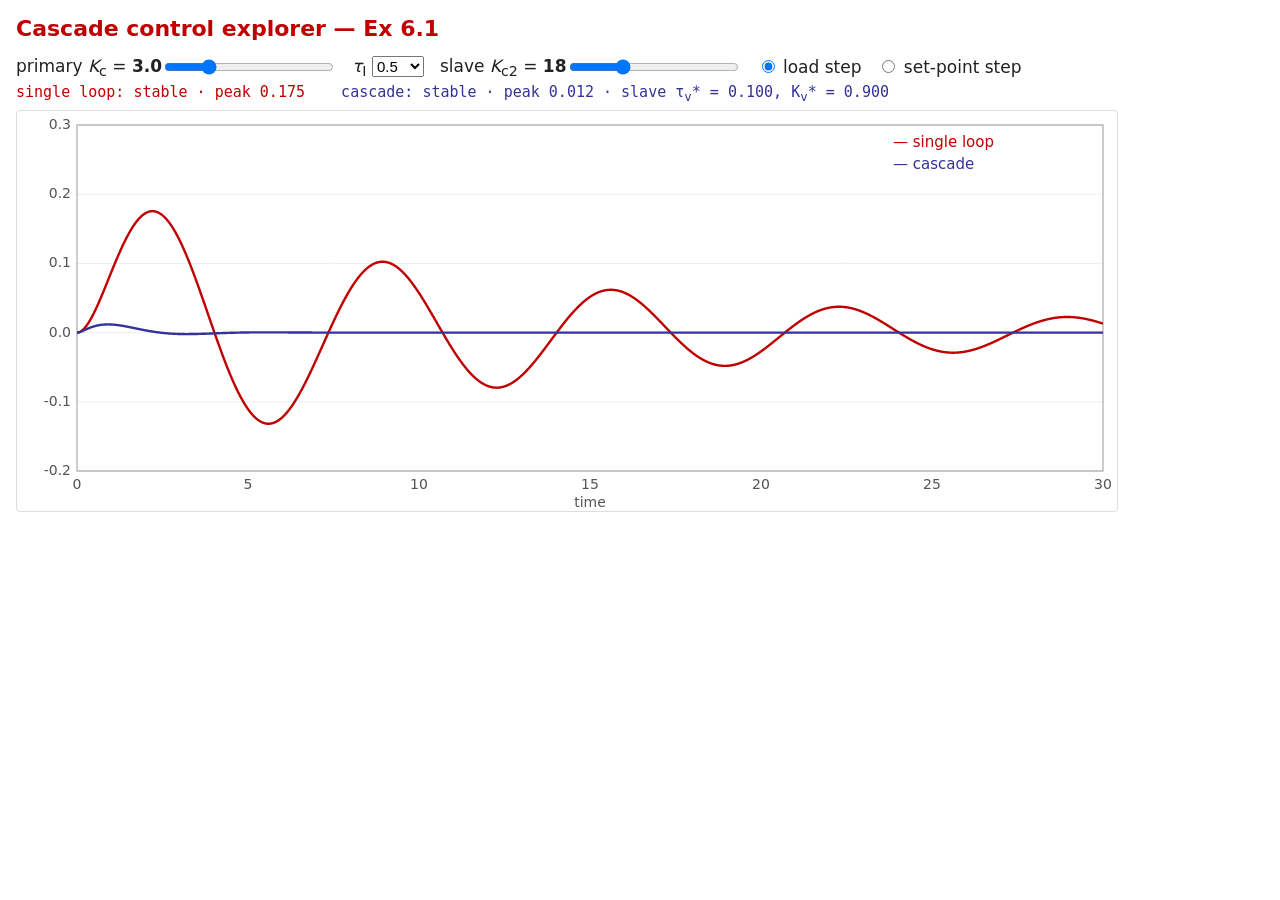
<file: ch6/interactive/cascade_explorer.html>
<!doctype html><html lang="en"><head><meta charset="utf-8"><meta name="viewport" content="width=device-width,initial-scale=1">
<title>Cascade control explorer — Ex 6.1</title><style>body{background:#fff;margin:16px}h1{font:600 22px system-ui;color:#C00000}</style></head>
<body><h1>Cascade control explorer — Ex 6.1</h1>
<div id="csw" class="csw">
  <div class="csw-ctrl">
    <label>primary <i>K</i><sub>c</sub> = <b id="csw-kcv"></b><input id="csw-kc" type="range" min="0.2" max="12" step="0.1" value="3"></label>
    <label><i>τ</i><sub>I</sub>
      <select id="csw-ti"><option>0.05</option><option selected>0.5</option><option>5</option></select></label>
    <label>slave <i>K</i><sub>c2</sub> = <b id="csw-kc2v"></b><input id="csw-kc2" type="range" min="0" max="60" step="1" value="18"></label>
    <label><input type="radio" name="csw-in" value="L" checked> load step</label>
    <label><input type="radio" name="csw-in" value="R"> set-point step</label>
  </div>
  <div class="csw-read" id="csw-read"></div>
  <canvas id="csw-c" width="1100" height="400"></canvas>
</div>
<style>
.csw{font-family:system-ui,-apple-system,"Segoe UI",sans-serif;font-size:17px;color:#222}
.csw-ctrl{display:flex;flex-wrap:wrap;gap:16px;align-items:center;margin-bottom:4px}
.csw-ctrl input[type=range]{width:170px;vertical-align:middle}
.csw select{font-size:15px}
.csw-read{font-family:ui-monospace,Menlo,monospace;font-size:15px;margin:2px 0 6px}
.csw-read .r{color:#C00000}.csw-read .n{color:#333399}
.csw canvas{border:1px solid #ddd;border-radius:4px;max-width:100%;height:auto;background:#fff}
</style>
<script>
(function(){
const $=id=>document.getElementById(id);
// Ex 6.1: Gv=0.5/(s+1), GL=0.75/(s+1), Gp=0.8/(2s+1); primary PI, slave P (Kc2)
function sim(Kc,tI,Kc2,cascade,input){
  const dt=0.004,T=30,n=Math.round(T/dt);let xv=0,xl=0,xp=0,I=0;const ys=[];
  const R=input==='R'?1:0,L=input==='L'?1:0;
  for(let k=0;k<=n;k++){
    const C=xp,e=R-C;const p=Kc*(e+I/tI);I+=e*dt;
    const a=xv+xl;const m=cascade?Kc2*(p-a):p;
    xv+=dt*(-xv+0.5*m);xl+=dt*(-xl+0.75*L);xp+=dt*(-xp+0.8*a)/2;
    ys.push(C);if(!isFinite(C)||Math.abs(C)>1e3)break;}
  return ys;
}
function stable(Kc,tI,Kc2,cascade){ // Routh on the characteristic polynomial
  let a;
  if(cascade){const tv=1/(1+0.5*Kc2),kv=0.5*Kc2/(1+0.5*Kc2),g=0.8*kv*Kc; // tI s(tv s+1)(2s+1)+g(tI s+1)
    a=[tI*2*tv,tI*(tv+2),tI+g*tI,g];
    if(Kc2===0)return{ok:false,txt:'K_c2 = 0: no slave action'};}
  else{const g=0.4*Kc;a=[2*tI,3*tI,tI+g*tI,g];}
  const ok=a.every(v=>v>0)&&a[1]*a[2]>a[0]*a[3];
  return{ok};
}
const cv=$('csw-c'),g=cv.getContext('2d');
function draw(){
  const Kc=+$('csw-kc').value,tI=+$('csw-ti').value,Kc2=+$('csw-kc2').value;
  const inp=document.querySelector('input[name=csw-in]:checked').value;
  $('csw-kcv').textContent=Kc.toFixed(1);$('csw-kc2v').textContent=Kc2;
  const yn=sim(Kc,tI,Kc2,false,inp),yc=sim(Kc,tI,Kc2,true,inp);
  const sn=stable(Kc,tI,Kc2,false),sc=stable(Kc,tI,Kc2,true);
  const pk=y=>Math.max(...y.map(Math.abs)).toFixed(3);
  $('csw-read').innerHTML=`<span class="r">single loop: ${sn.ok?'stable':'UNSTABLE'}${inp==='L'&&sn.ok?' · peak '+pk(yn):''}</span> &nbsp;&nbsp; `+
    `<span class="n">cascade: ${sc.ok?'stable':'UNSTABLE'}${inp==='L'&&sc.ok?' · peak '+pk(yc):''} · slave τ<sub>v</sub>* = ${(1/(1+0.5*Kc2)).toFixed(3)}, K<sub>v</sub>* = ${(0.5*Kc2/(1+0.5*Kc2)).toFixed(3)}</span>`;
  const W=cv.width,H=cv.height,x0=60,x1=W-14,y0=14,y1=H-40;
  let lo=inp==='L'?-0.2:-0.2,hi=inp==='L'?0.3:2.0;
  g.clearRect(0,0,W,H);
  const X=t=>x0+t/30*(x1-x0),Y=v=>y1-(v-lo)/(hi-lo)*(y1-y0);
  g.font='14px system-ui';g.fillStyle='#555';g.textAlign='right';
  const st=inp==='L'?0.1:0.5;for(let v=Math.ceil(lo/st)*st;v<=hi+1e-9;v+=st){g.strokeStyle='#eee';g.beginPath();g.moveTo(x0,Y(v));g.lineTo(x1,Y(v));g.stroke();g.fillText(v.toFixed(1),x0-6,Y(v)+4);}
  g.textAlign='center';for(let t=0;t<=30;t+=5){g.fillText(t,X(t),y1+18);}g.fillText('time',(x0+x1)/2,H-4);
  g.strokeStyle='#999';g.strokeRect(x0,y0,x1-x0,y1-y0);
  if(inp==='R'){g.setLineDash([5,4]);g.strokeStyle='#888';g.beginPath();g.moveTo(x0,Y(1));g.lineTo(x1,Y(1));g.stroke();g.setLineDash([]);}
  g.save();g.beginPath();g.rect(x0,y0,x1-x0,y1-y0);g.clip();
  const dt=0.004;[[yn,'#C00000'],[yc,'#333399']].forEach(([y,c])=>{g.strokeStyle=c;g.lineWidth=2.4;g.beginPath();
    y.forEach((v,i)=>{const px=X(i*dt),py=Y(Math.max(lo-1,Math.min(hi+1,v)));i?g.lineTo(px,py):g.moveTo(px,py);});g.stroke();});
  g.restore();
  g.textAlign='left';g.font='15px system-ui';g.fillStyle='#C00000';g.fillText('— single loop',x1-210,y0+22);g.fillStyle='#333399';g.fillText('— cascade',x1-210,y0+44);
}
['csw-kc','csw-ti','csw-kc2'].forEach(id=>$(id).addEventListener('input',draw));
document.querySelectorAll('input[name=csw-in]').forEach(r=>r.addEventListener('change',draw));
draw();
})();
</script>
</body></html>
</file>
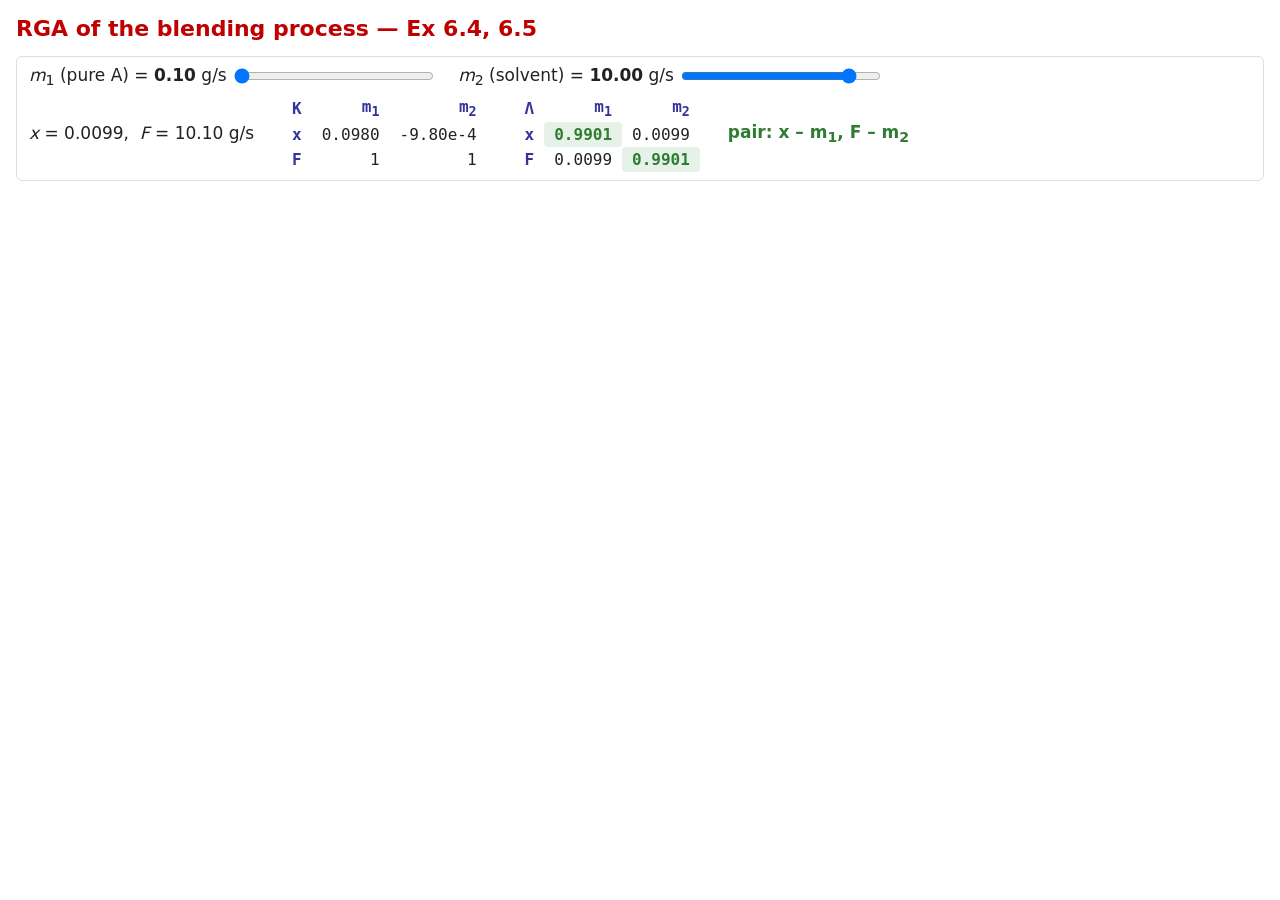
<file: ch6/interactive/rga_explorer.html>
<!doctype html><html lang="en"><head><meta charset="utf-8"><meta name="viewport" content="width=device-width,initial-scale=1">
<title>RGA of the blending process — Ex 6.4, 6.5</title><style>body{background:#fff;margin:16px}h1{font:600 22px system-ui;color:#C00000}</style></head>
<body><h1>RGA of the blending process — Ex 6.4, 6.5</h1>
<div id="rgw" class="rgw">
  <div class="rgw-ctrl">
    <label><i>m</i><sub>1</sub> (pure A) = <b id="rgw-m1v"></b> g/s <input id="rgw-m1" type="range" min="-1" max="1.3" step="0.01" value="-1"></label>
    <label><i>m</i><sub>2</sub> (solvent) = <b id="rgw-m2v"></b> g/s <input id="rgw-m2" type="range" min="-1" max="1.3" step="0.01" value="1"></label>
  </div>
  <div class="rgw-out" id="rgw-out"></div>
</div>
<style>
.rgw{font-family:system-ui,-apple-system,"Segoe UI",sans-serif;font-size:17px;color:#222;border:1px solid #ddd;border-radius:6px;padding:8px 12px;background:#fff}
.rgw-ctrl{display:flex;flex-wrap:wrap;gap:22px}
.rgw-ctrl input{width:200px;vertical-align:middle}
.rgw-out{display:flex;gap:28px;align-items:center;margin-top:6px;flex-wrap:wrap}
.rgw table{border-collapse:collapse;font-family:ui-monospace,Menlo,monospace;font-size:16px}
.rgw td,.rgw th{padding:3px 10px;text-align:right}
.rgw th{color:#333399;font-weight:600}
.rgw td.pick{background:#e6f2e8;color:#2E7D32;font-weight:700;border-radius:4px}
.rgw .pair{font-weight:600;color:#2E7D32}
</style>
<script>
(function(){
const $=id=>document.getElementById(id);
function upd(){
  const m1=10**(+$('rgw-m1').value),m2=10**(+$('rgw-m2').value),F=m1+m2,x=m1/F;
  $('rgw-m1v').textContent=m1.toFixed(2);$('rgw-m2v').textContent=m2.toFixed(2);
  const K=[[m2/F/F,-m1/F/F],[1,1]];const l=1-x;
  const diag=l>=0.5;
  const c=(v,p)=>`<td class="${p?'pick':''}">${v.toFixed(4)}</td>`;
  const e=v=>Math.abs(v)<1e-3||Math.abs(v)>=1e3?v.toExponential(2):v.toFixed(4);
  $('rgw-out').innerHTML=
   `<div><i>x</i> = ${x.toFixed(4)}, &nbsp;<i>F</i> = ${F.toFixed(2)} g/s</div>`+
   `<table><tr><th>K</th><th>m<sub>1</sub></th><th>m<sub>2</sub></th></tr>`+
   `<tr><th>x</th><td>${e(K[0][0])}</td><td>${e(K[0][1])}</td></tr><tr><th>F</th><td>1</td><td>1</td></tr></table>`+
   `<table><tr><th>Λ</th><th>m<sub>1</sub></th><th>m<sub>2</sub></th></tr>`+
   `<tr><th>x</th>${c(l,diag)}${c(x,!diag)}</tr><tr><th>F</th>${c(x,!diag)}${c(l,diag)}</tr></table>`+
   `<div class="pair">pair: ${diag?'x – m<sub>1</sub>, F – m<sub>2</sub>':'x – m<sub>2</sub>, F – m<sub>1</sub>'}${Math.abs(l-0.5)<0.1?' <span style="color:#C00000">(λ ≈ 0.5: strong interaction either way)</span>':''}</div>`;
}
['rgw-m1','rgw-m2'].forEach(id=>$(id).addEventListener('input',upd));upd();
})();
</script>
</body></html>
</file>
